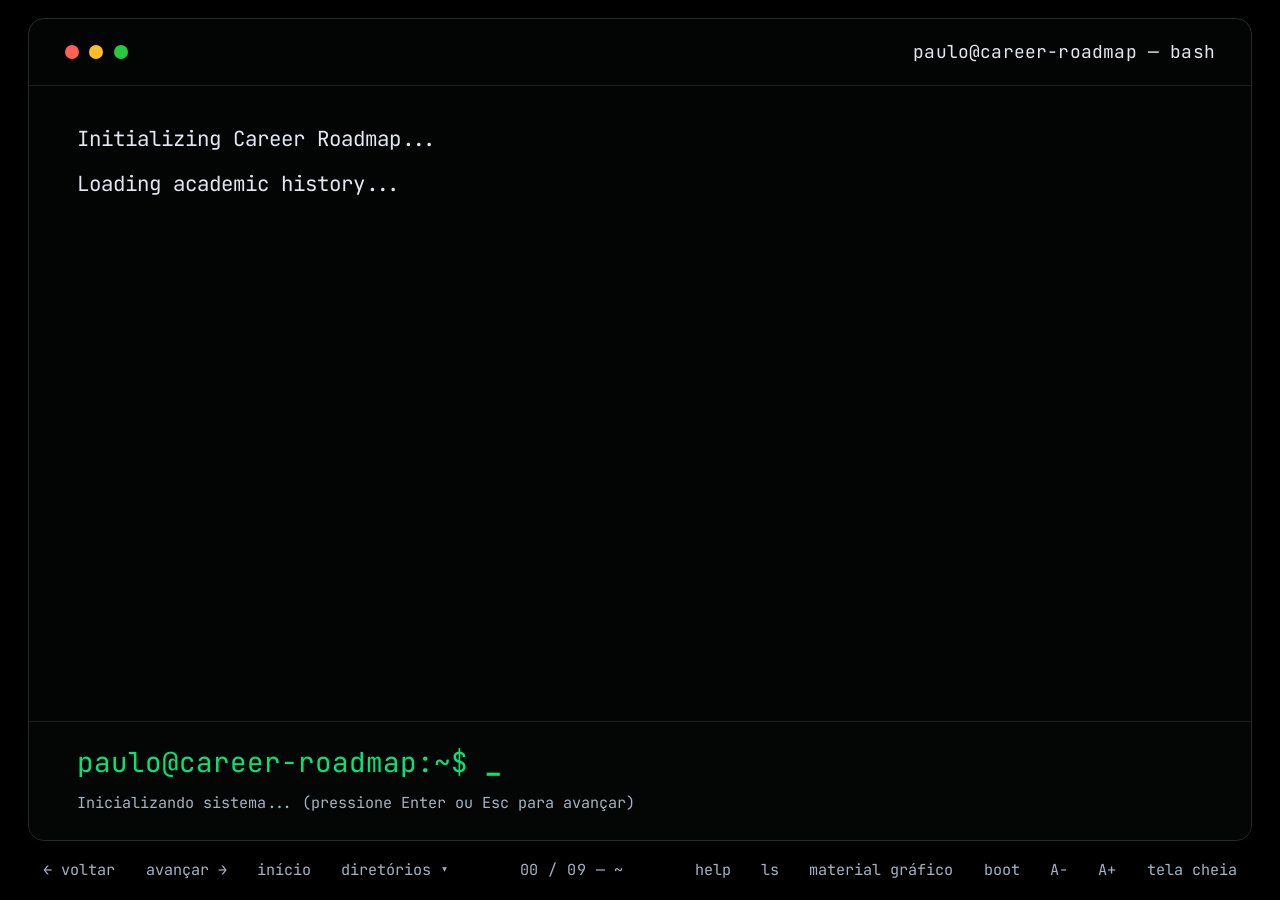
<file: index.html>
<!DOCTYPE html>
<html lang="pt-BR">
<head>
  <meta charset="UTF-8" />
  <meta name="viewport" content="width=device-width, initial-scale=1.0" />
  <title>paulo@career-roadmap — bash</title>
  <link rel="preconnect" href="https://fonts.googleapis.com" />
  <link rel="preconnect" href="https://fonts.gstatic.com" crossorigin />
  <link href="https://fonts.googleapis.com/css2?family=JetBrains+Mono:ital,wght@0,400;0,500;0,600;0,700;1,400&display=swap" rel="stylesheet" />
  <link rel="stylesheet" href="css/variables.css" />
  <link rel="stylesheet" href="css/terminal.css" />
  <link rel="stylesheet" href="css/stages.css" />
</head>
<body>

  <div class="screen-wrapper">

    <main id="terminal-window" class="terminal-window" aria-label="Terminal Interativo paulo@career-roadmap">

      <header class="terminal-titlebar">
        <div class="window-dots" aria-hidden="true">
          <span class="win-dot red"></span>
          <span class="win-dot yellow"></span>
          <span class="win-dot green"></span>
        </div>
        <div id="window-title" class="window-title">paulo@career-roadmap — bash</div>
      </header>

      <section id="terminal-body" class="terminal-body" role="log" aria-live="polite"></section>

      <footer id="terminal-footer" class="terminal-footer-prompt">
        <div class="live-prompt-row">
          <span id="live-prompt-prefix" class="live-prompt-prefix">paulo@career-roadmap:~$ </span>
          <span class="live-input-mirror-wrap">
            <span id="typed-mirror" class="typed-mirror"></span><span class="cursor-underscore">_</span><span id="ghost-autocomplete" class="ghost-autocomplete"></span>
          </span>
          <input
            type="text"
            id="cmd-input"
            class="hidden-cmd-input"
            autocomplete="off"
            autocorrect="off"
            autocapitalize="off"
            spellcheck="false"
            aria-label="Digite um comando no terminal"
          />
        </div>
        <div class="prompt-hint-caption">
          <span id="status-caption">Digite um comando (ex: help, ls, cd history) ou use as setas ← → para navegar.</span>
        </div>
      </footer>

    </main>

    <nav class="discreet-controls" aria-label="Controles de navegação">
      <div class="discreet-group">
        <button type="button" id="btn-prev" class="discreet-btn" title="Etapa anterior (Seta Esquerda / PgUp)">← voltar</button>
        <button type="button" id="btn-next" class="discreet-btn" title="Próxima etapa (Seta Direita / PgDn)">avançar →</button>
        <button type="button" id="btn-home" class="discreet-btn" title="Tela inicial (home)">início</button>
        <button type="button" id="btn-dirs" class="discreet-btn" title="Menu de diretórios">diretórios ▾</button>
        <div id="dir-menu-popover" class="dir-menu-popover hidden"></div>
      </div>

      <div id="discreet-progress" class="discreet-progress">00 / 09 — ~</div>

      <div class="discreet-group">
        <button type="button" class="discreet-btn" data-exec-cmd="help">help</button>
        <button type="button" class="discreet-btn" data-exec-cmd="ls">ls</button>
        <a href="material-grafico.html" class="discreet-btn" style="text-decoration:none;" title="Abrir Material Gráfico para salvar em PDF">material gráfico</a>
        <button type="button" id="btn-reboot" class="discreet-btn" title="Reiniciar sequência de boot">boot</button>
        <button type="button" id="btn-font-dec" class="discreet-btn" title="Diminuir tamanho da fonte">A-</button>
        <button type="button" id="btn-font-inc" class="discreet-btn" title="Aumentar tamanho da fonte">A+</button>
        <button type="button" id="btn-fullscreen" class="discreet-btn" title="Tela cheia">tela cheia</button>
      </div>
    </nav>

  </div>

  <script src="js/roadmap-data.js"></script>
  <script src="js/renderers.js"></script>
  <script src="js/app.js"></script>
</body>
</html>
</file>
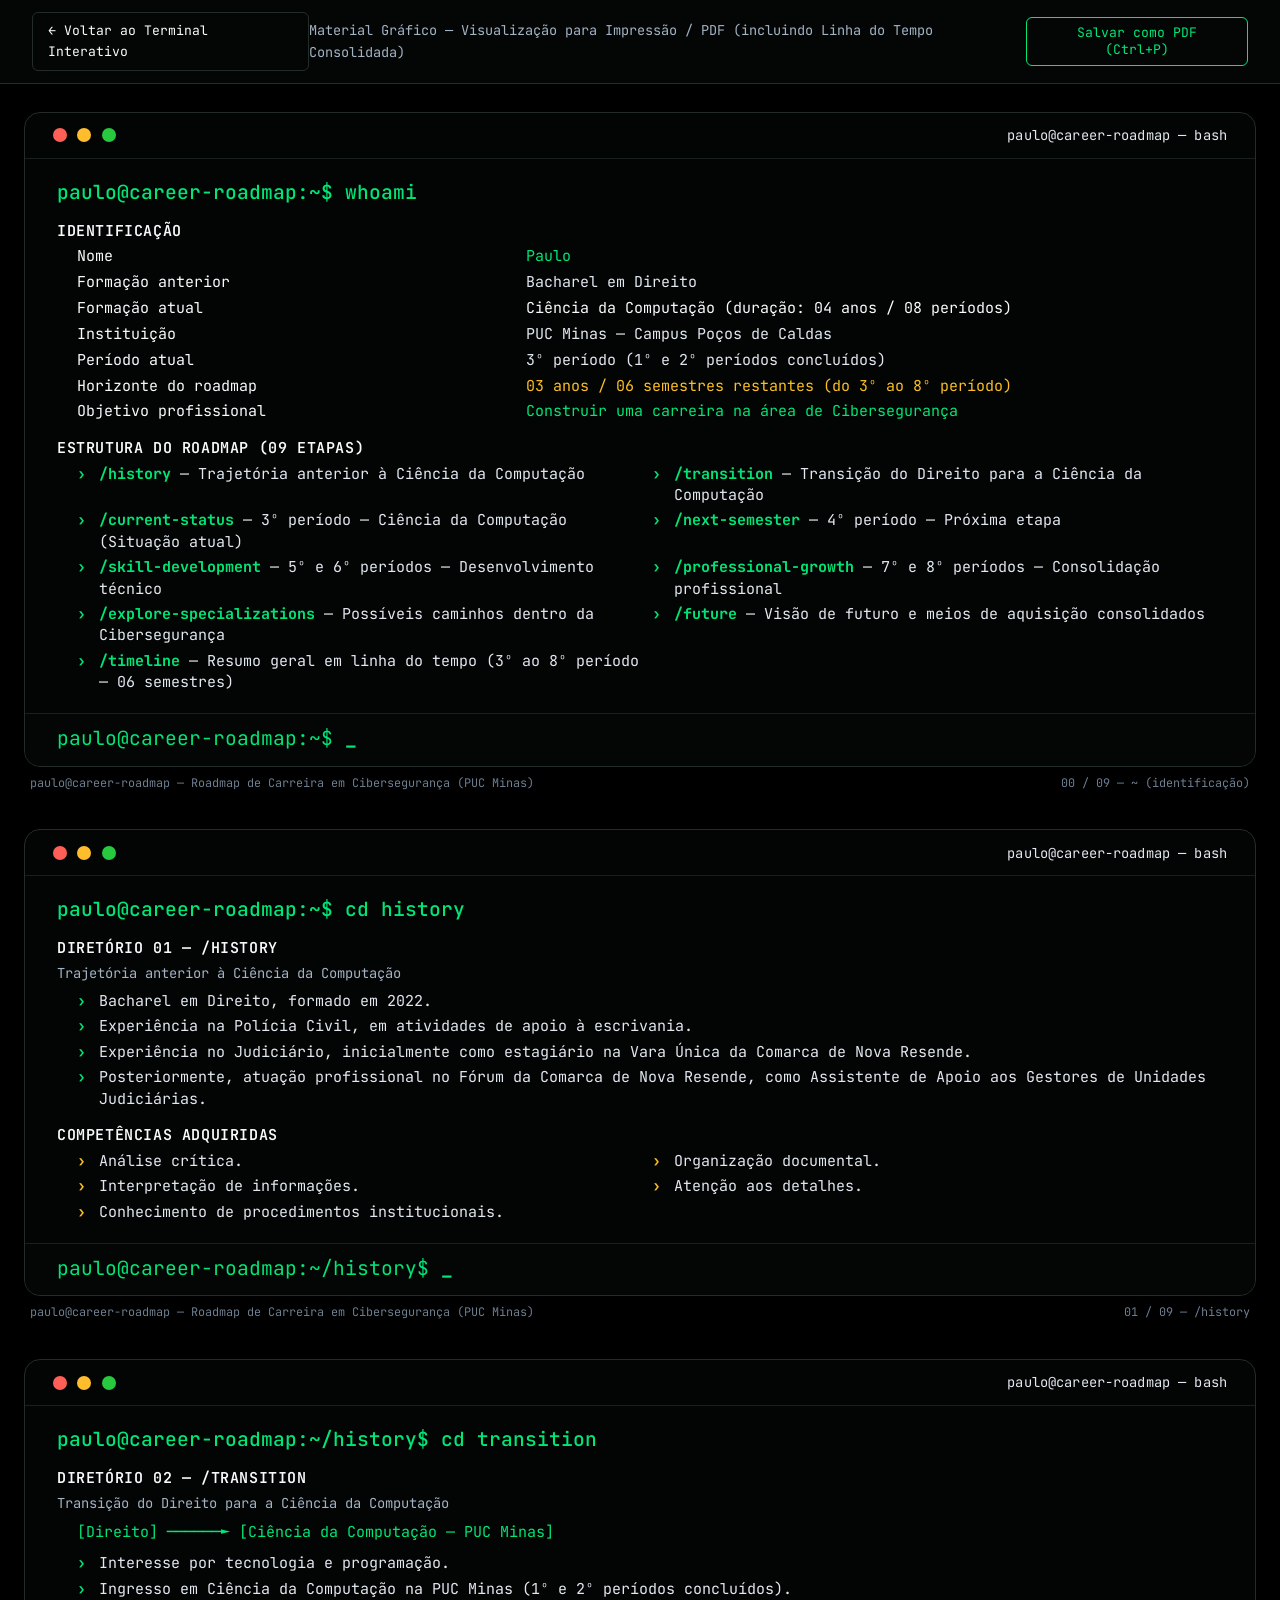
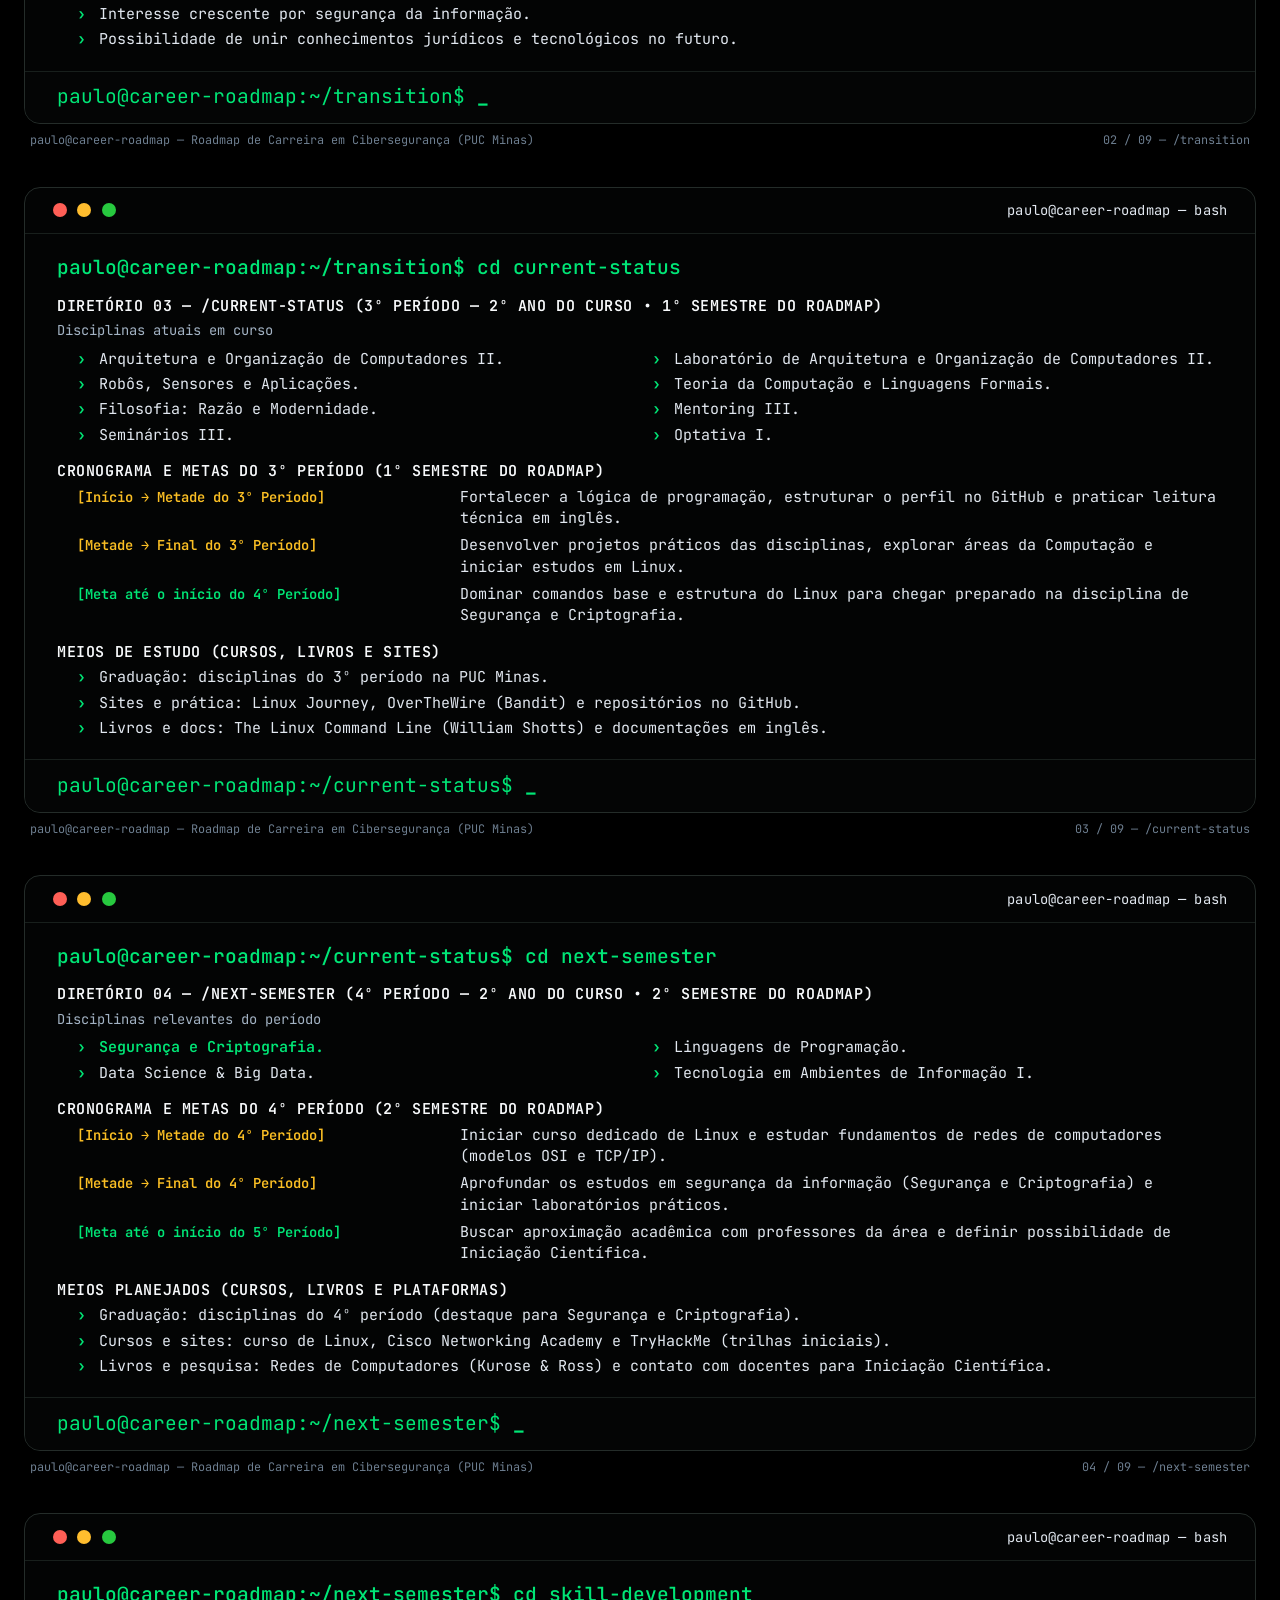
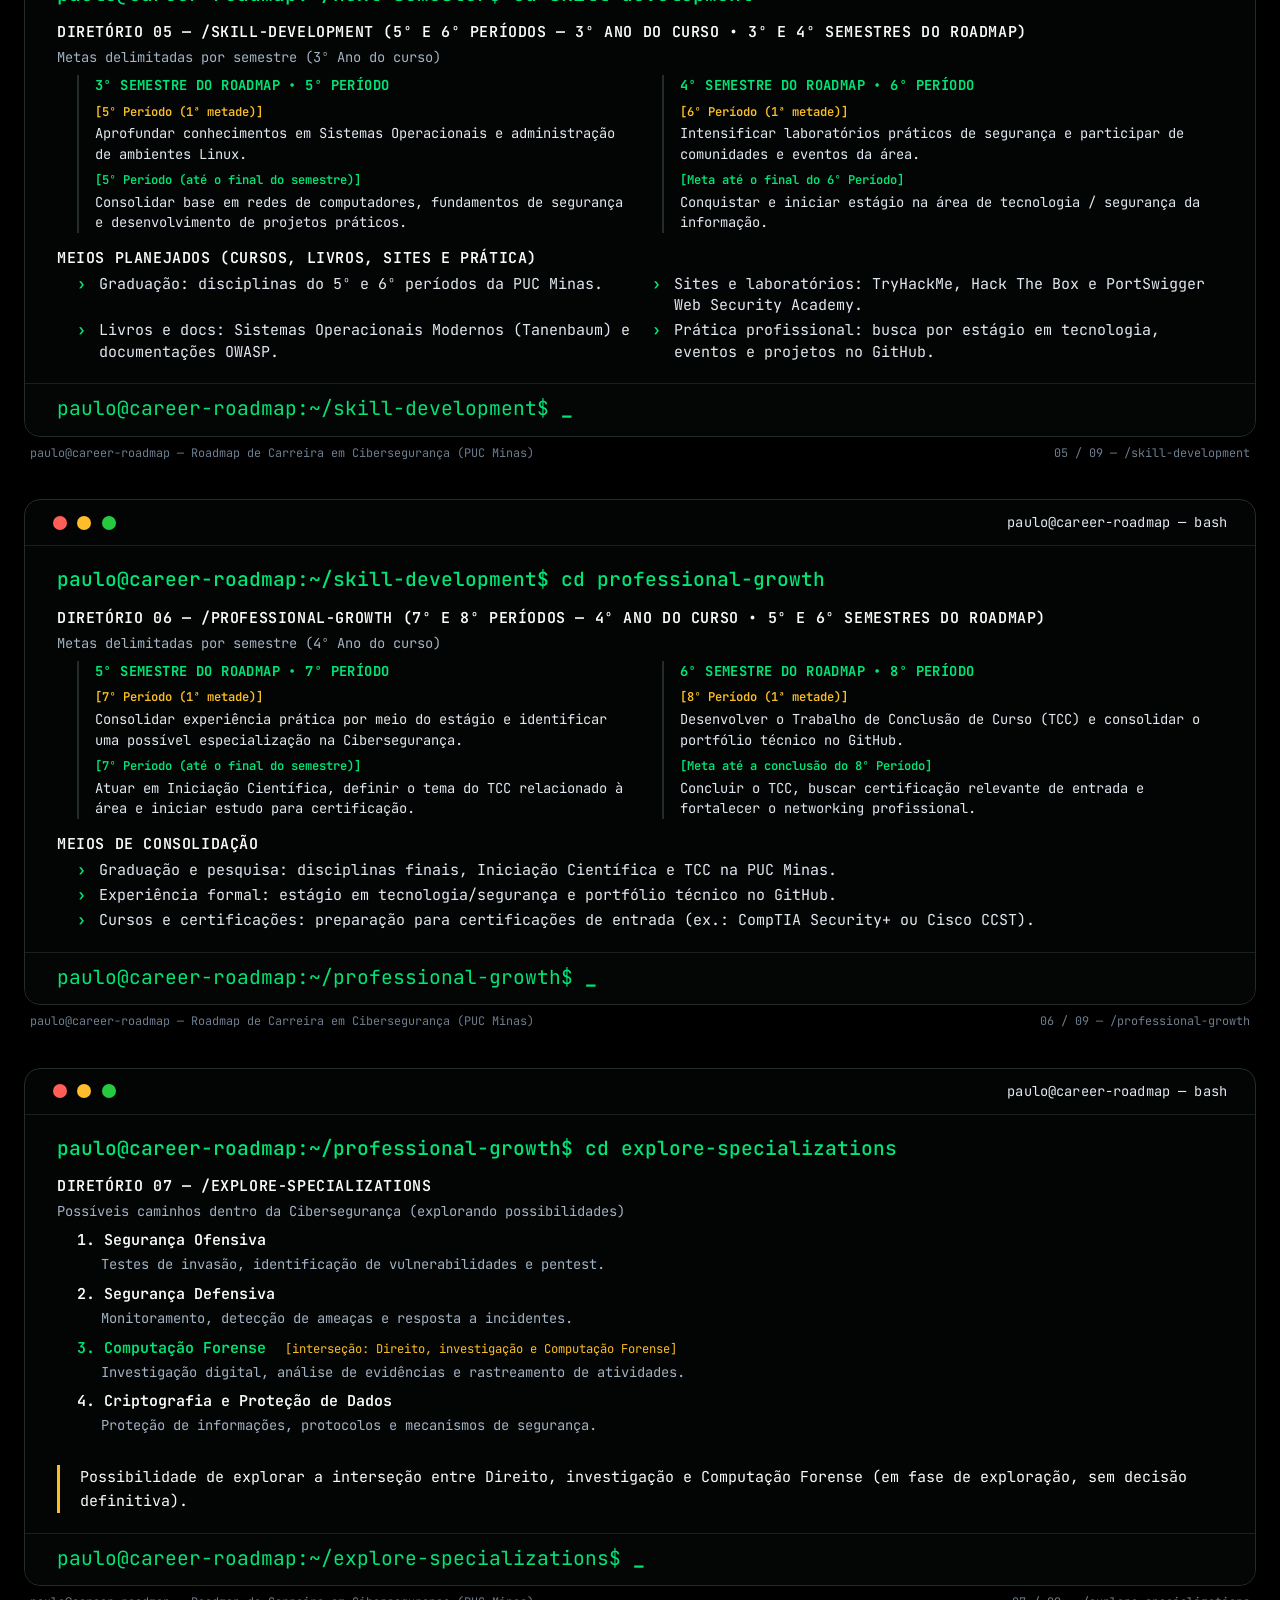
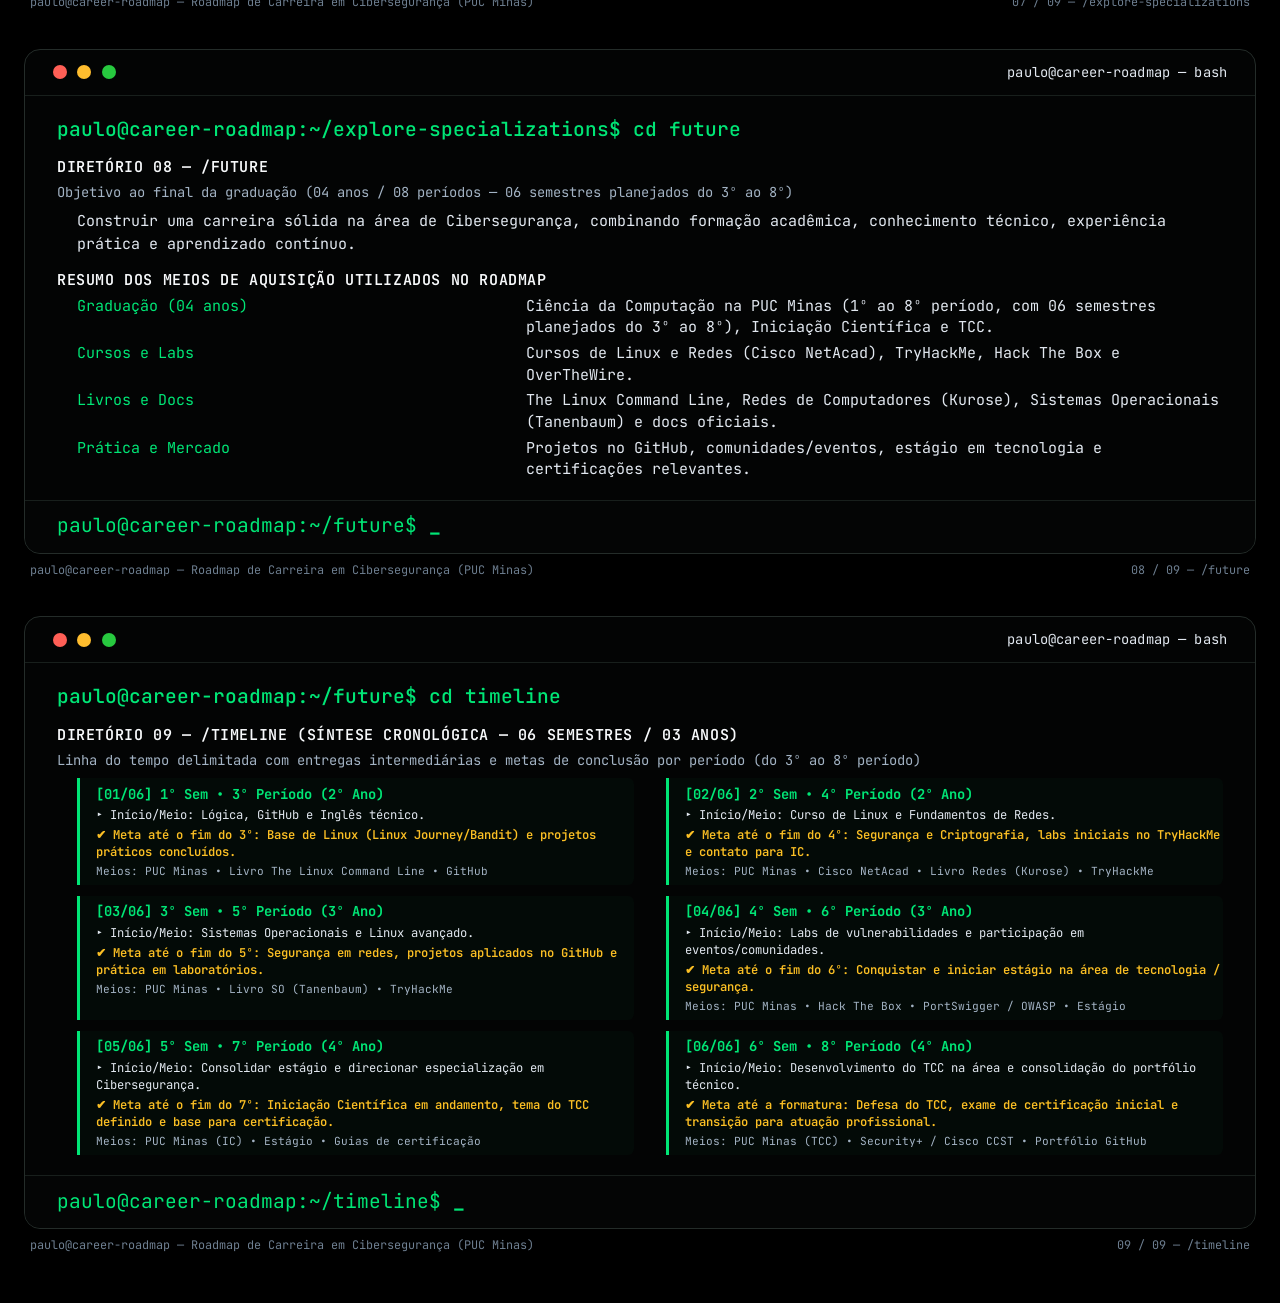
<file: material-grafico.html>
<!DOCTYPE html>
<html lang="pt-BR">
<head>
  <meta charset="UTF-8" />
  <meta name="viewport" content="width=device-width, initial-scale=1.0" />
  <title>paulo@career-roadmap — Material Gráfico (PDF)</title>
  <link rel="preconnect" href="https://fonts.googleapis.com" />
  <link rel="preconnect" href="https://fonts.gstatic.com" crossorigin />
  <link href="https://fonts.googleapis.com/css2?family=JetBrains+Mono:ital,wght@0,400;0,500;0,600;0,700;1,400&display=swap" rel="stylesheet" />
  <link rel="stylesheet" href="css/variables.css" />
  <link rel="stylesheet" href="css/terminal.css" />
  <link rel="stylesheet" href="css/stages.css" />
  <style>
    :root {
      --fs-xs: 0.76rem;
      --fs-sm: 0.86rem;
      --fs-base: 0.94rem;
      --fs-md: 1.06rem;
      --fs-lg: 1.22rem;
    }

    html, body {
      height: auto !important;
      overflow-y: auto !important;
      overflow-x: hidden !important;
      background-color: #000000;
      -webkit-print-color-adjust: exact;
      print-color-adjust: exact;
    }

    .pdf-toolbar {
      position: sticky;
      top: 0;
      z-index: 200;
      width: 100%;
      background: rgba(5, 7, 7, 0.94);
      backdrop-filter: blur(6px);
      border-bottom: 1px solid var(--border-window);
      padding: 0.75rem 2rem;
      display: flex;
      justify-content: space-between;
      align-items: center;
      font-size: 0.85rem;
      color: var(--text-muted);
    }

    .pdf-btn {
      background: transparent;
      border: 1px solid var(--border-window);
      color: var(--text-bright);
      font-family: var(--font-mono);
      font-size: 0.82rem;
      padding: 0.42rem 0.95rem;
      border-radius: 6px;
      cursor: pointer;
      text-decoration: none;
      transition: border-color 150ms, color 150ms;
    }

    .pdf-btn:hover {
      border-color: var(--green-prompt);
      color: var(--green-prompt);
    }

    .pdf-btn.primary {
      border-color: var(--green-prompt);
      color: var(--green-prompt);
    }

    .pdf-deck {
      display: flex;
      flex-direction: column;
      align-items: center;
      gap: 2.25rem;
      padding: 1.75rem 1.5rem 3rem;
    }

    .pdf-page {
      width: 100%;
      max-width: 1240px;
      display: flex;
      flex-direction: column;
      gap: 0.45rem;
    }

    .pdf-page .terminal-window {
      width: 100%;
      max-width: 100%;
      min-height: 0;
      max-height: none;
      flex: 1;
    }

    .pdf-page .terminal-titlebar {
      padding: 0.7rem 1.75rem;
    }

    .pdf-page .terminal-body {
      overflow: visible;
      padding: 1.25rem 2rem;
    }

    .pdf-page .term-prompt-line {
      margin-bottom: 0.9rem;
    }

    .pdf-page .term-output-content {
      gap: 0.95rem;
      line-height: 1.48;
    }

    .pdf-page .term-section-title {
      margin-bottom: 0.28rem;
    }

    .pdf-page .term-section-subtitle {
      margin-bottom: 0.45rem;
    }

    .pdf-page .term-list {
      gap: 0.25rem;
    }

    .pdf-page .term-list li {
      line-height: 1.42;
    }

    .pdf-page .term-table {
      gap: 0.28rem;
    }

    .pdf-page .term-row {
      line-height: 1.42;
    }

    .pdf-page .milestone-list {
      gap: 0.35rem;
    }

    .pdf-page .milestone-item {
      line-height: 1.42;
    }

    .pdf-page .timeline-summary-grid {
      row-gap: 0.65rem;
    }

    .pdf-page .spec-item {
      margin-bottom: 0.5rem;
    }

    .pdf-page .terminal-footer-prompt {
      padding: 0.7rem 2rem 0.8rem;
    }

    .pdf-page .term-line {
      opacity: 1 !important;
      transform: none !important;
      animation: none !important;
    }

    .pdf-page .cursor-underscore {
      animation: none !important;
      opacity: 1 !important;
    }

    .pdf-page-footer {
      display: flex;
      justify-content: space-between;
      align-items: center;
      padding: 0 0.35rem;
      font-size: 0.74rem;
      color: var(--text-dim);
    }

    @page {
      size: A4 landscape;
      margin: 0;
    }

    @media print {
      :root {
        --fs-xs: 0.72rem;
        --fs-sm: 0.82rem;
        --fs-base: 0.90rem;
        --fs-md: 1.02rem;
        --fs-lg: 1.15rem;
      }

      .pdf-toolbar {
        display: none !important;
      }

      .pdf-deck {
        padding: 0 !important;
        gap: 0 !important;
        display: block !important;
      }

      .pdf-page {
        width: 297mm !important;
        height: 210mm !important;
        max-width: 297mm !important;
        padding: 7mm 10mm 5mm !important;
        margin: 0 !important;
        background-color: #000000 !important;
        page-break-after: always !important;
        break-after: page !important;
        page-break-inside: avoid !important;
        break-inside: avoid !important;
        overflow: hidden !important;
        display: flex !important;
        flex-direction: column !important;
        justify-content: space-between !important;
      }

      .pdf-page:last-child {
        page-break-after: auto !important;
        break-after: auto !important;
      }

      .pdf-page .terminal-window {
        height: 100% !important;
        flex: 1 !important;
        box-shadow: none !important;
        border: 1px solid #242c29 !important;
      }

      .pdf-page .terminal-body {
        padding: 1.05rem 1.85rem !important;
      }
    }
  </style>
</head>
<body>

  <div class="pdf-toolbar">
    <a href="index.html" class="pdf-btn">← Voltar ao Terminal Interativo</a>
    <span>Material Gráfico — Visualização para Impressão / PDF (incluindo Linha do Tempo Consolidada)</span>
    <button type="button" class="pdf-btn primary" onclick="window.print()">Salvar como PDF (Ctrl+P)</button>
  </div>

  <div id="pdf-deck" class="pdf-deck"></div>

  <script src="js/roadmap-data.js"></script>
  <script>
    (function () {
      const DATA = window.ROADMAP_DATA;
      const deck = document.getElementById("pdf-deck");

      function esc(str) {
        return String(str)
          .replace(/&/g, "&amp;")
          .replace(/</g, "&lt;")
          .replace(/>/g, "&gt;")
          .replace(/"/g, "&quot;");
      }

      function promptLine(cmd, originPath) {
        const p = originPath && originPath !== "~" ? originPath : "~";
        return `<div class="term-prompt-line"><span class="prompt-host">paulo@career-roadmap:${esc(p)}$</span> <span class="prompt-cmd">${esc(cmd)}</span></div>`;
      }

      function renderPdfStage(st, prevPath) {
        const p = DATA.profile;

        switch (st.id) {
          case "home": {
            const dirs = DATA.stages.slice(1);
            const dirsHtml = dirs.map(d =>
              `<li><strong style="color:var(--green-prompt);">${esc(d.dirName)}</strong> — ${esc(d.title)}</li>`
            ).join("");
            return `
              ${promptLine("whoami", "~")}
              <div class="term-output-content">
                <div class="term-line">
                  <div class="term-section-title">IDENTIFICAÇÃO</div>
                  <div class="term-table">
                    <div class="term-row"><span class="term-col-key">Nome</span><span class="term-col-val" style="color:var(--green-prompt)">${esc(p.name)}</span></div>
                    <div class="term-row"><span class="term-col-key">Formação anterior</span><span class="term-col-val">${esc(p.previousDegree)}</span></div>
                    <div class="term-row"><span class="term-col-key">Formação atual</span><span class="term-col-val" style="color:var(--text-bright)">${esc(p.currentDegree)}</span></div>
                    <div class="term-row"><span class="term-col-key">Instituição</span><span class="term-col-val">${esc(p.institution)}</span></div>
                    <div class="term-row"><span class="term-col-key">Período atual</span><span class="term-col-val">${esc(p.currentSemester)}</span></div>
                    <div class="term-row"><span class="term-col-key">Horizonte do roadmap</span><span class="term-col-val" style="color:var(--amber-accent)">${esc(p.horizon)}</span></div>
                    <div class="term-row"><span class="term-col-key">Objetivo profissional</span><span class="term-col-val" style="color:var(--green-prompt)">${esc(p.objective)}</span></div>
                  </div>
                </div>
                <div class="term-line">
                  <div class="term-section-title">ESTRUTURA DO ROADMAP (09 ETAPAS)</div>
                  <ul class="term-list two-col">
                    ${dirsHtml}
                  </ul>
                </div>
              </div>
            `;
          }

          case "history": {
            const expHtml = st.experiences.map(item => `<li>${esc(item)}</li>`).join("");
            const compHtml = st.competencies.map(item => `<li>${esc(item)}</li>`).join("");
            return `
              ${promptLine(st.cmd, prevPath)}
              <div class="term-output-content">
                <div class="term-line">
                  <div class="term-section-title">DIRETÓRIO 01 — /history</div>
                  <div class="term-section-subtitle">${esc(st.title)}</div>
                  <ul class="term-list">
                    ${expHtml}
                  </ul>
                </div>
                <div class="term-line">
                  <div class="term-section-title">COMPETÊNCIAS ADQUIRIDAS</div>
                  <ul class="term-list two-col amber-markers">
                    ${compHtml}
                  </ul>
                </div>
              </div>
            `;
          }

          case "transition": {
            const highlightsHtml = st.highlights.map(item => `<li>${esc(item)}</li>`).join("");
            return `
              ${promptLine(st.cmd, prevPath)}
              <div class="term-output-content">
                <div class="term-line">
                  <div class="term-section-title">DIRETÓRIO 02 — /transition</div>
                  <div class="term-section-subtitle">${esc(st.title)}</div>
                  <div style="padding-left:1.25rem; margin-bottom:0.65rem; color:var(--green-prompt);">
                    [Direito]  ──────►  [Ciência da Computação — PUC Minas]
                  </div>
                  <ul class="term-list">
                    ${highlightsHtml}
                  </ul>
                </div>
              </div>
            `;
          }

          case "current-status": {
            const coursesHtml = st.courses.map(c => `<li>${esc(c)}</li>`).join("");
            const milestonesHtml = st.milestones.map((m, idx) => `
              <div class="milestone-item">
                <span class="milestone-window ${idx === st.milestones.length - 1 ? "target-end" : ""}">[${esc(m.window)}]</span>
                <span class="milestone-goal">${esc(m.goal)}</span>
              </div>
            `).join("");
            const meansHtml = st.means.map(m => `<li>${esc(m)}</li>`).join("");
            return `
              ${promptLine(st.cmd, prevPath)}
              <div class="term-output-content">
                <div class="term-line">
                  <div class="term-section-title">DIRETÓRIO 03 — /current-status (3º PERÍODO — ${esc(st.semesterTag.toUpperCase())})</div>
                  <div class="term-section-subtitle">Disciplinas atuais em curso</div>
                  <ul class="term-list two-col">
                    ${coursesHtml}
                  </ul>
                </div>
                <div class="term-line">
                  <div class="term-section-title">CRONOGRAMA E METAS DO 3º PERÍODO (1º SEMESTRE DO ROADMAP)</div>
                  <div class="milestone-list">
                    ${milestonesHtml}
                  </div>
                </div>
                <div class="term-line">
                  <div class="term-section-title">MEIOS DE ESTUDO (CURSOS, LIVROS E SITES)</div>
                  <ul class="term-list">
                    ${meansHtml}
                  </ul>
                </div>
              </div>
            `;
          }

          case "next-semester": {
            const coursesHtml = st.courses.map((c, i) =>
              i === 0 ? `<li style="color:var(--green-prompt); font-weight:600;">${esc(c)}</li>` : `<li>${esc(c)}</li>`
            ).join("");
            const milestonesHtml = st.milestones.map((m, idx) => `
              <div class="milestone-item">
                <span class="milestone-window ${idx === st.milestones.length - 1 ? "target-end" : ""}">[${esc(m.window)}]</span>
                <span class="milestone-goal">${esc(m.goal)}</span>
              </div>
            `).join("");
            const meansHtml = st.means.map(m => `<li>${esc(m)}</li>`).join("");
            return `
              ${promptLine(st.cmd, prevPath)}
              <div class="term-output-content">
                <div class="term-line">
                  <div class="term-section-title">DIRETÓRIO 04 — /next-semester (4º PERÍODO — ${esc(st.semesterTag.toUpperCase())})</div>
                  <div class="term-section-subtitle">Disciplinas relevantes do período</div>
                  <ul class="term-list two-col">
                    ${coursesHtml}
                  </ul>
                </div>
                <div class="term-line">
                  <div class="term-section-title">CRONOGRAMA E METAS DO 4º PERÍODO (2º SEMESTRE DO ROADMAP)</div>
                  <div class="milestone-list">
                    ${milestonesHtml}
                  </div>
                </div>
                <div class="term-line">
                  <div class="term-section-title">MEIOS PLANEJADOS (CURSOS, LIVROS E PLATAFORMAS)</div>
                  <ul class="term-list">
                    ${meansHtml}
                  </ul>
                </div>
              </div>
            `;
          }

          case "skill-development": {
            const sem5Html = st.sem5Milestones.map((m, i) => `
              <div class="sem-step-block">
                <span class="sem-step-tag ${i === st.sem5Milestones.length - 1 ? "target-tag" : ""}">[${esc(m.window)}]</span>
                <span class="sem-step-desc">${esc(m.goal)}</span>
              </div>
            `).join("");
            const sem6Html = st.sem6Milestones.map((m, i) => `
              <div class="sem-step-block">
                <span class="sem-step-tag ${i === st.sem6Milestones.length - 1 ? "target-tag" : ""}">[${esc(m.window)}]</span>
                <span class="sem-step-desc">${esc(m.goal)}</span>
              </div>
            `).join("");
            const meansHtml = st.means.map(m => `<li>${esc(m)}</li>`).join("");
            return `
              ${promptLine(st.cmd, prevPath)}
              <div class="term-output-content">
                <div class="term-line">
                  <div class="term-section-title">DIRETÓRIO 05 — /skill-development (5º E 6º PERÍODOS — ${esc(st.semesterTag.toUpperCase())})</div>
                  <div class="term-section-subtitle">Metas delimitadas por semestre (3º Ano do curso)</div>
                  <div class="split-semesters-grid">
                    <div class="sem-box">
                      <div class="sem-box-title">3º Semestre do Roadmap • 5º Período</div>
                      ${sem5Html}
                    </div>
                    <div class="sem-box">
                      <div class="sem-box-title">4º Semestre do Roadmap • 6º Período</div>
                      ${sem6Html}
                    </div>
                  </div>
                </div>
                <div class="term-line">
                  <div class="term-section-title">MEIOS PLANEJADOS (CURSOS, LIVROS, SITES E PRÁTICA)</div>
                  <ul class="term-list two-col">
                    ${meansHtml}
                  </ul>
                </div>
              </div>
            `;
          }

          case "professional-growth": {
            const sem7Html = st.sem7Milestones.map((m, i) => `
              <div class="sem-step-block">
                <span class="sem-step-tag ${i === st.sem7Milestones.length - 1 ? "target-tag" : ""}">[${esc(m.window)}]</span>
                <span class="sem-step-desc">${esc(m.goal)}</span>
              </div>
            `).join("");
            const sem8Html = st.sem8Milestones.map((m, i) => `
              <div class="sem-step-block">
                <span class="sem-step-tag ${i === st.sem8Milestones.length - 1 ? "target-tag" : ""}">[${esc(m.window)}]</span>
                <span class="sem-step-desc">${esc(m.goal)}</span>
              </div>
            `).join("");
            const meansHtml = st.means.map(m => `<li>${esc(m)}</li>`).join("");
            return `
              ${promptLine(st.cmd, prevPath)}
              <div class="term-output-content">
                <div class="term-line">
                  <div class="term-section-title">DIRETÓRIO 06 — /professional-growth (7º E 8º PERÍODOS — ${esc(st.semesterTag.toUpperCase())})</div>
                  <div class="term-section-subtitle">Metas delimitadas por semestre (4º Ano do curso)</div>
                  <div class="split-semesters-grid">
                    <div class="sem-box">
                      <div class="sem-box-title">5º Semestre do Roadmap • 7º Período</div>
                      ${sem7Html}
                    </div>
                    <div class="sem-box">
                      <div class="sem-box-title">6º Semestre do Roadmap • 8º Período</div>
                      ${sem8Html}
                    </div>
                  </div>
                </div>
                <div class="term-line">
                  <div class="term-section-title">MEIOS DE CONSOLIDAÇÃO</div>
                  <ul class="term-list">
                    ${meansHtml}
                  </ul>
                </div>
              </div>
            `;
          }

          case "explore-specializations": {
            const areasHtml = st.areas.map((a, idx) => `
              <div class="spec-item">
                <div class="spec-name" ${a.highlight ? 'style="color:var(--green-prompt);"' : ""}>
                  ${idx + 1}. ${esc(a.name)}
                  ${a.highlight ? '<span class="spec-badge">[interseção: Direito, investigação e Computação Forense]</span>' : ""}
                </div>
                <div class="spec-desc">${esc(a.description)}</div>
              </div>
            `).join("");
            return `
              ${promptLine(st.cmd, prevPath)}
              <div class="term-output-content">
                <div class="term-line">
                  <div class="term-section-title">DIRETÓRIO 07 — /explore-specializations</div>
                  <div class="term-section-subtitle">Possíveis caminhos dentro da Cibersegurança (explorando possibilidades)</div>
                  ${areasHtml}
                </div>
                <div class="term-line">
                  <div class="term-quote amber">
                    ${esc(st.intersectionNote)}
                  </div>
                </div>
              </div>
            `;
          }

          case "future": {
            const meansRows = st.summaryMeans.map(m => `
              <div class="term-row">
                <span class="term-col-key green">${esc(m.label)}</span>
                <span class="term-col-val">${esc(m.text)}</span>
              </div>
            `).join("");
            return `
              ${promptLine(st.cmd, prevPath)}
              <div class="term-output-content">
                <div class="term-line">
                  <div class="term-section-title">DIRETÓRIO 08 — /future</div>
                  <div class="term-section-subtitle">Objetivo ao final da graduação (04 anos / 08 períodos — 06 semestres planejados do 3º ao 8º)</div>
                  <p style="padding-left:1.25rem; color:var(--text-normal);">
                    ${esc(st.visionObjective)}
                  </p>
                </div>
                <div class="term-line">
                  <div class="term-section-title">RESUMO DOS MEIOS DE AQUISIÇÃO UTILIZADOS NO ROADMAP</div>
                  <div class="term-table">
                    ${meansRows}
                  </div>
                </div>
              </div>
            `;
          }

          case "timeline": {
            const cardsHtml = st.timelineSteps.map((step, idx) => `
              <div class="timeline-card">
                <div class="timeline-card-header">
                  <span class="timeline-sem-name">[0${idx + 1}/06] ${esc(step.sem)}</span>
                </div>
                <div class="timeline-line-start">▸ ${esc(step.startGoal)}</div>
                <div class="timeline-line-target">✔ ${esc(step.endTarget)}</div>
                <div class="timeline-line-means">Meios: ${esc(step.means)}</div>
              </div>
            `).join("");
            return `
              ${promptLine(st.cmd, prevPath)}
              <div class="term-output-content">
                <div class="term-line">
                  <div class="term-section-title">DIRETÓRIO 09 — /timeline (SÍNTESE CRONOLÓGICA — 06 SEMESTRES / 03 ANOS)</div>
                  <div class="term-section-subtitle">Linha do tempo delimitada com entregas intermediárias e metas de conclusão por período (do 3º ao 8º período)</div>
                  <div class="timeline-summary-grid">
                    ${cardsHtml}
                  </div>
                </div>
              </div>
            `;
          }
        }
      }

      const totalCode = String(DATA.stages.length - 1).padStart(2, "0");
      const pagesHtml = DATA.stages.map((st, idx) => {
        const prevPath = idx === 0 ? "~" : (DATA.stages[idx - 1].path || "~");
        const bodyHtml = renderPdfStage(st, prevPath);
        const curPath = st.path || "~";
        const codeLabel = idx === 0 ? `00 / ${totalCode} — ~ (identificação)` : `${st.code} / ${totalCode} — ${st.dirName}`;

        return `
          <section class="pdf-page" aria-label="Página ${idx + 1}: ${esc(st.dirName)}">
            <div class="terminal-window">
              <header class="terminal-titlebar">
                <div class="window-dots" aria-hidden="true">
                  <span class="win-dot red"></span>
                  <span class="win-dot yellow"></span>
                  <span class="win-dot green"></span>
                </div>
                <div class="window-title">paulo@career-roadmap — bash</div>
              </header>

              <div class="terminal-body">
                ${bodyHtml}
              </div>

              <footer class="terminal-footer-prompt">
                <div class="live-prompt-row">
                  <span class="live-prompt-prefix">paulo@career-roadmap:${esc(curPath)}$ </span>
                  <span class="live-input-mirror-wrap">
                    <span class="cursor-underscore">_</span>
                  </span>
                </div>
              </footer>
            </div>

            <div class="pdf-page-footer">
              <span>paulo@career-roadmap — Roadmap de Carreira em Cibersegurança (PUC Minas)</span>
              <span>${esc(codeLabel)}</span>
            </div>
          </section>
        `;
      }).join("");

      deck.innerHTML = pagesHtml;
    })();
  </script>
</body>
</html>
</file>
<file: css/variables.css>
:root {
  /* Paleta de cores do terminal */
  --bg-page: #000000;
  --bg-terminal: #030404;
  --border-window: #242c29;
  --border-divider: #181f1c;

  /* Botões da janela */
  --dot-red: #ff5f56;
  --dot-yellow: #ffbd2e;
  --dot-green: #27c93f;

  /* Cores de texto e destaque */
  --green-prompt: #00e676;
  --green-soft: #4ade80;
  --amber-accent: #fbbf24;
  --red-accent: #f87171;

  --text-bright: #f8fafc;
  --text-normal: #e2e8f0;
  --text-muted: #a3b3c4;
  --text-dim: #6e7f91;

  /* Tipografia */
  --font-mono: 'JetBrains Mono', 'Fira Code', 'Cascadia Code', 'Consolas', 'Courier New', monospace;

  /* Escala tipográfica */
  --scale: 1;
  --fs-xs: calc(0.95rem * var(--scale));
  --fs-sm: calc(1.12rem * var(--scale));
  --fs-base: calc(1.30rem * var(--scale));
  --fs-md: calc(1.50rem * var(--scale));
  --fs-lg: calc(1.72rem * var(--scale));
}
</file>
<file: css/terminal.css>
*, *::before, *::after {
  box-sizing: border-box;
  margin: 0;
  padding: 0;
}

html, body {
  width: 100%;
  height: 100%;
  background-color: var(--bg-page);
  color: var(--text-normal);
  font-family: var(--font-mono);
  font-size: 16px;
  line-height: 1.65;
  -webkit-font-smoothing: antialiased;
  -moz-osx-font-smoothing: grayscale;
  overflow: hidden;
}

::selection {
  background: var(--green-prompt);
  color: #000000;
}

::-webkit-scrollbar {
  width: 8px;
  height: 8px;
}
::-webkit-scrollbar-track {
  background: transparent;
}
::-webkit-scrollbar-thumb {
  background: #222a27;
  border-radius: 4px;
}
::-webkit-scrollbar-thumb:hover {
  background: #2f3b36;
}

.screen-wrapper {
  height: 100vh;
  width: 100vw;
  display: flex;
  flex-direction: column;
  justify-content: center;
  align-items: center;
  padding: 1.1rem 1.75rem 0.75rem;
  gap: 0.65rem;
}

/* Janela principal do terminal */
.terminal-window {
  width: 100%;
  max-width: 1580px;
  flex: 1;
  min-height: 0;
  background-color: var(--bg-terminal);
  border: 1px solid var(--border-window);
  border-radius: 16px;
  display: flex;
  flex-direction: column;
  overflow: hidden;
  box-shadow: 0 24px 64px rgba(0, 0, 0, 0.9);
}

.terminal-titlebar {
  display: flex;
  align-items: center;
  justify-content: space-between;
  padding: 1.15rem 2.25rem;
  border-bottom: 1px solid var(--border-divider);
  user-select: none;
  flex-shrink: 0;
}

.window-dots {
  display: flex;
  align-items: center;
  gap: 0.65rem;
}

.win-dot {
  width: 14px;
  height: 14px;
  border-radius: 50%;
  display: inline-block;
}

.win-dot.red {
  background-color: var(--dot-red);
}
.win-dot.yellow {
  background-color: var(--dot-yellow);
}
.win-dot.green {
  background-color: var(--dot-green);
}

.window-title {
  color: var(--text-normal);
  font-size: var(--fs-sm);
  letter-spacing: 0.01em;
}

/* Área de saída do terminal */
.terminal-body {
  flex: 1;
  padding: 2.25rem 3rem;
  overflow-y: auto;
  display: flex;
  flex-direction: column;
  justify-content: flex-start;
  cursor: text;
}

.term-prompt-line {
  font-size: var(--fs-lg);
  color: var(--green-prompt);
  margin-bottom: 1.6rem;
  font-weight: 500;
  line-height: 1.4;
  word-break: break-word;
}

.term-prompt-line .prompt-host {
  color: var(--green-prompt);
}

.term-prompt-line .prompt-cmd {
  color: var(--green-prompt);
}

/* Barra inferior de prompt */
.terminal-footer-prompt {
  padding: 1.35rem 3rem 1.6rem;
  border-top: 1px solid var(--border-divider);
  display: flex;
  flex-direction: column;
  gap: 0.5rem;
  cursor: text;
  flex-shrink: 0;
  background-color: rgba(5, 7, 7, 0.7);
}

.live-prompt-row {
  display: flex;
  align-items: center;
  flex-wrap: wrap;
  font-size: var(--fs-lg);
  line-height: 1.4;
  color: var(--green-prompt);
  position: relative;
}

.live-prompt-prefix {
  color: var(--green-prompt);
  white-space: pre;
  user-select: none;
}

.live-input-mirror-wrap {
  display: inline-flex;
  align-items: center;
  position: relative;
  min-width: 2ch;
}

.typed-mirror {
  color: var(--green-prompt);
  white-space: pre;
}

.ghost-autocomplete {
  color: var(--text-dim);
  white-space: pre;
  pointer-events: none;
}

.cursor-underscore {
  color: var(--green-prompt);
  font-weight: 700;
  animation: blinkUnderscore 1s step-end infinite;
  user-select: none;
}

@keyframes blinkUnderscore {
  0%, 100% { opacity: 1; }
  50% { opacity: 0; }
}

.hidden-cmd-input {
  position: absolute;
  opacity: 0;
  pointer-events: none;
  width: 1px;
  height: 1px;
  left: 0;
  bottom: 0;
}

.prompt-hint-caption {
  font-size: var(--fs-xs);
  color: var(--text-muted);
  display: flex;
  align-items: center;
  justify-content: space-between;
  gap: 1rem;
  flex-wrap: wrap;
}

/* Controles inferiores de navegação */
.discreet-controls {
  width: 100%;
  max-width: 1580px;
  display: flex;
  align-items: center;
  justify-content: space-between;
  padding: 0.15rem 0.5rem;
  font-size: var(--fs-xs);
  color: var(--text-dim);
  user-select: none;
  gap: 1rem;
  flex-wrap: wrap;
  flex-shrink: 0;
}

.discreet-group {
  display: flex;
  align-items: center;
  gap: 1rem;
  position: relative;
}

.discreet-btn {
  background: transparent;
  border: none;
  color: var(--text-muted);
  font-family: var(--font-mono);
  font-size: var(--fs-xs);
  cursor: pointer;
  padding: 0.2rem 0.45rem;
  transition: color 150ms ease;
}

.discreet-btn:hover:not(:disabled) {
  color: var(--green-prompt);
}

.discreet-btn:disabled {
  opacity: 0.3;
  cursor: default;
}

.discreet-progress {
  color: var(--text-muted);
  letter-spacing: 0.03em;
}

.dir-menu-popover {
  position: absolute;
  bottom: 2.2rem;
  left: 0;
  background: #070a09;
  border: 1px solid var(--border-window);
  border-radius: 10px;
  padding: 0.65rem 0.55rem;
  min-width: 340px;
  box-shadow: 0 14px 36px rgba(0, 0, 0, 0.95);
  display: flex;
  flex-direction: column;
  gap: 0.2rem;
  z-index: 100;
}

.dir-menu-popover.hidden {
  display: none;
}

.dir-menu-item {
  background: transparent;
  border: none;
  text-align: left;
  font-family: var(--font-mono);
  font-size: var(--fs-xs);
  color: var(--text-normal);
  padding: 0.45rem 0.75rem;
  border-radius: 6px;
  cursor: pointer;
  display: flex;
  justify-content: space-between;
  gap: 1.25rem;
}

.dir-menu-item:hover,
.dir-menu-item.active {
  color: var(--green-prompt);
  background: rgba(0, 230, 118, 0.08);
}
</file>
<file: css/stages.css>
/* Formatação das seções, listas e linha do tempo do terminal */

.term-output-content {
  display: flex;
  flex-direction: column;
  gap: 1.55rem;
  font-size: var(--fs-base);
  line-height: 1.62;
  color: var(--text-normal);
  max-width: 1380px;
  width: 100%;
}

.term-line {
  opacity: 0;
  transform: translateY(4px);
  animation: printLine 240ms ease forwards;
}

@keyframes printLine {
  to {
    opacity: 1;
    transform: translateY(0);
  }
}

.term-section-title {
  color: var(--text-bright);
  font-size: var(--fs-base);
  line-height: 1.42;
  text-transform: uppercase;
  letter-spacing: 0.04em;
  margin-bottom: 0.45rem;
  font-weight: 600;
}

.term-section-subtitle {
  color: var(--text-muted);
  font-size: var(--fs-sm);
  line-height: 1.45;
  margin-top: 0;
  margin-bottom: 0.75rem;
}

.term-table {
  display: flex;
  flex-direction: column;
  gap: 0.5rem;
  padding-left: 1.25rem;
}

.term-row {
  display: grid;
  grid-template-columns: minmax(260px, 36%) 1fr;
  column-gap: 2.25rem;
  row-gap: 0.25rem;
  align-items: baseline;
  font-size: var(--fs-base);
  line-height: 1.52;
}

.term-row.clickable-row {
  cursor: pointer;
  border-radius: 6px;
  padding: 0.18rem 0.6rem;
  margin-left: -0.6rem;
  transition: background 140ms ease, color 140ms ease;
}

.term-row.clickable-row:hover {
  background: rgba(0, 230, 118, 0.07);
}

.term-row.clickable-row:hover .term-col-key {
  color: var(--green-prompt);
}

.term-col-key {
  color: var(--text-bright);
  overflow-wrap: break-word;
  word-break: normal;
}

.term-col-key.green {
  color: var(--green-prompt);
}

.term-col-key.amber {
  color: var(--amber-accent);
}

.term-col-val {
  color: var(--text-normal);
  overflow-wrap: break-word;
}

.term-list {
  list-style: none;
  padding-left: 1.25rem;
  display: flex;
  flex-direction: column;
  gap: 0.38rem;
}

.term-list.two-col {
  display: grid;
  grid-template-columns: repeat(2, 1fr);
  column-gap: 2.25rem;
  row-gap: 0.35rem;
}

.term-list li {
  position: relative;
  padding-left: 1.4rem;
  color: var(--text-normal);
  line-height: 1.54;
}

.term-list li::before {
  content: "›";
  position: absolute;
  left: 0;
  color: var(--green-prompt);
  font-weight: 700;
}

.term-list.amber-markers li::before {
  color: var(--amber-accent);
}

/* Blocos delimitados de metas por janela temporal dentro dos semestres */
.milestone-list {
  display: flex;
  flex-direction: column;
  gap: 0.48rem;
  padding-left: 1.25rem;
}

.milestone-item {
  display: grid;
  grid-template-columns: minmax(255px, 31%) 1fr;
  column-gap: 1.75rem;
  align-items: baseline;
  line-height: 1.5;
}

.milestone-window {
  color: var(--amber-accent);
  font-weight: 600;
  font-size: var(--fs-sm);
}

.milestone-window.target-end {
  color: var(--green-prompt);
}

.milestone-goal {
  color: var(--text-normal);
  font-size: var(--fs-base);
}

/* Grade lado a lado para separar 5º vs 6º período e 7º vs 8º período */
.split-semesters-grid {
  display: grid;
  grid-template-columns: repeat(2, 1fr);
  gap: 1.5rem;
  padding-left: 1.25rem;
}

.sem-box {
  border-left: 2px solid var(--border-window);
  padding-left: 1rem;
  display: flex;
  flex-direction: column;
  gap: 0.5rem;
}

.sem-box-title {
  color: var(--green-prompt);
  font-weight: 700;
  font-size: var(--fs-sm);
  text-transform: uppercase;
  letter-spacing: 0.03em;
}

.sem-step-block {
  display: flex;
  flex-direction: column;
  gap: 0.12rem;
}

.sem-step-tag {
  color: var(--amber-accent);
  font-size: var(--fs-xs);
  font-weight: 600;
}

.sem-step-tag.target-tag {
  color: var(--green-prompt);
}

.sem-step-desc {
  color: var(--text-normal);
  font-size: var(--fs-sm);
  line-height: 1.48;
}

/* Slide Final (/timeline) — Linha do Tempo Consolidada dos 6 Semestres */
.timeline-summary-grid {
  display: grid;
  grid-template-columns: repeat(2, 1fr);
  column-gap: 2rem;
  row-gap: 0.85rem;
  padding-left: 1.25rem;
}

.timeline-card {
  border-left: 3px solid var(--green-prompt);
  padding: 0.35rem 0 0.35rem 1rem;
  background: rgba(0, 230, 118, 0.025);
  border-radius: 0 6px 6px 0;
  display: flex;
  flex-direction: column;
  gap: 0.18rem;
}

.timeline-card-header {
  display: flex;
  justify-content: space-between;
  align-items: baseline;
  gap: 0.5rem;
}

.timeline-sem-name {
  color: var(--green-prompt);
  font-weight: 700;
  font-size: var(--fs-sm);
}

.timeline-line-start {
  color: var(--text-normal);
  font-size: var(--fs-xs);
  line-height: 1.42;
}

.timeline-line-target {
  color: var(--amber-accent);
  font-size: var(--fs-xs);
  font-weight: 600;
  line-height: 1.42;
}

.timeline-line-means {
  color: var(--text-muted);
  font-size: calc(var(--fs-xs) * 0.92);
  line-height: 1.38;
}

.term-quote {
  margin-top: 0.35rem;
  padding-left: 1.25rem;
  border-left: 3px solid var(--green-prompt);
  color: var(--text-bright);
  font-style: italic;
  line-height: 1.6;
}

.term-quote.amber {
  border-left-color: var(--amber-accent);
  font-style: normal;
}

.boot-lines {
  display: flex;
  flex-direction: column;
  gap: 0.65rem;
  font-size: var(--fs-base);
  line-height: 1.65;
  color: var(--text-normal);
}

.boot-line-ok {
  color: var(--green-prompt);
}

.spec-item {
  padding-left: 1.25rem;
  margin-bottom: 0.95rem;
}

.spec-item:last-child {
  margin-bottom: 0;
}

.spec-name {
  color: var(--text-bright);
  font-weight: 600;
  line-height: 1.5;
  margin-bottom: 0.15rem;
}

.spec-name .spec-badge {
  color: var(--amber-accent);
  font-weight: 400;
  font-size: var(--fs-xs);
  margin-left: 0.6rem;
  display: inline-block;
}

.spec-desc {
  color: var(--text-muted);
  padding-left: 1.5rem;
  font-size: var(--fs-sm);
  line-height: 1.5;
}

@media (max-width: 960px) {
  .screen-wrapper {
    padding: 0.6rem;
  }
  .terminal-body,
  .terminal-footer-prompt {
    padding: 1.35rem 1.5rem;
  }
  .term-row,
  .term-list.two-col,
  .milestone-item,
  .split-semesters-grid,
  .timeline-summary-grid {
    grid-template-columns: 1fr;
    row-gap: 0.2rem;
  }
}
</file>
